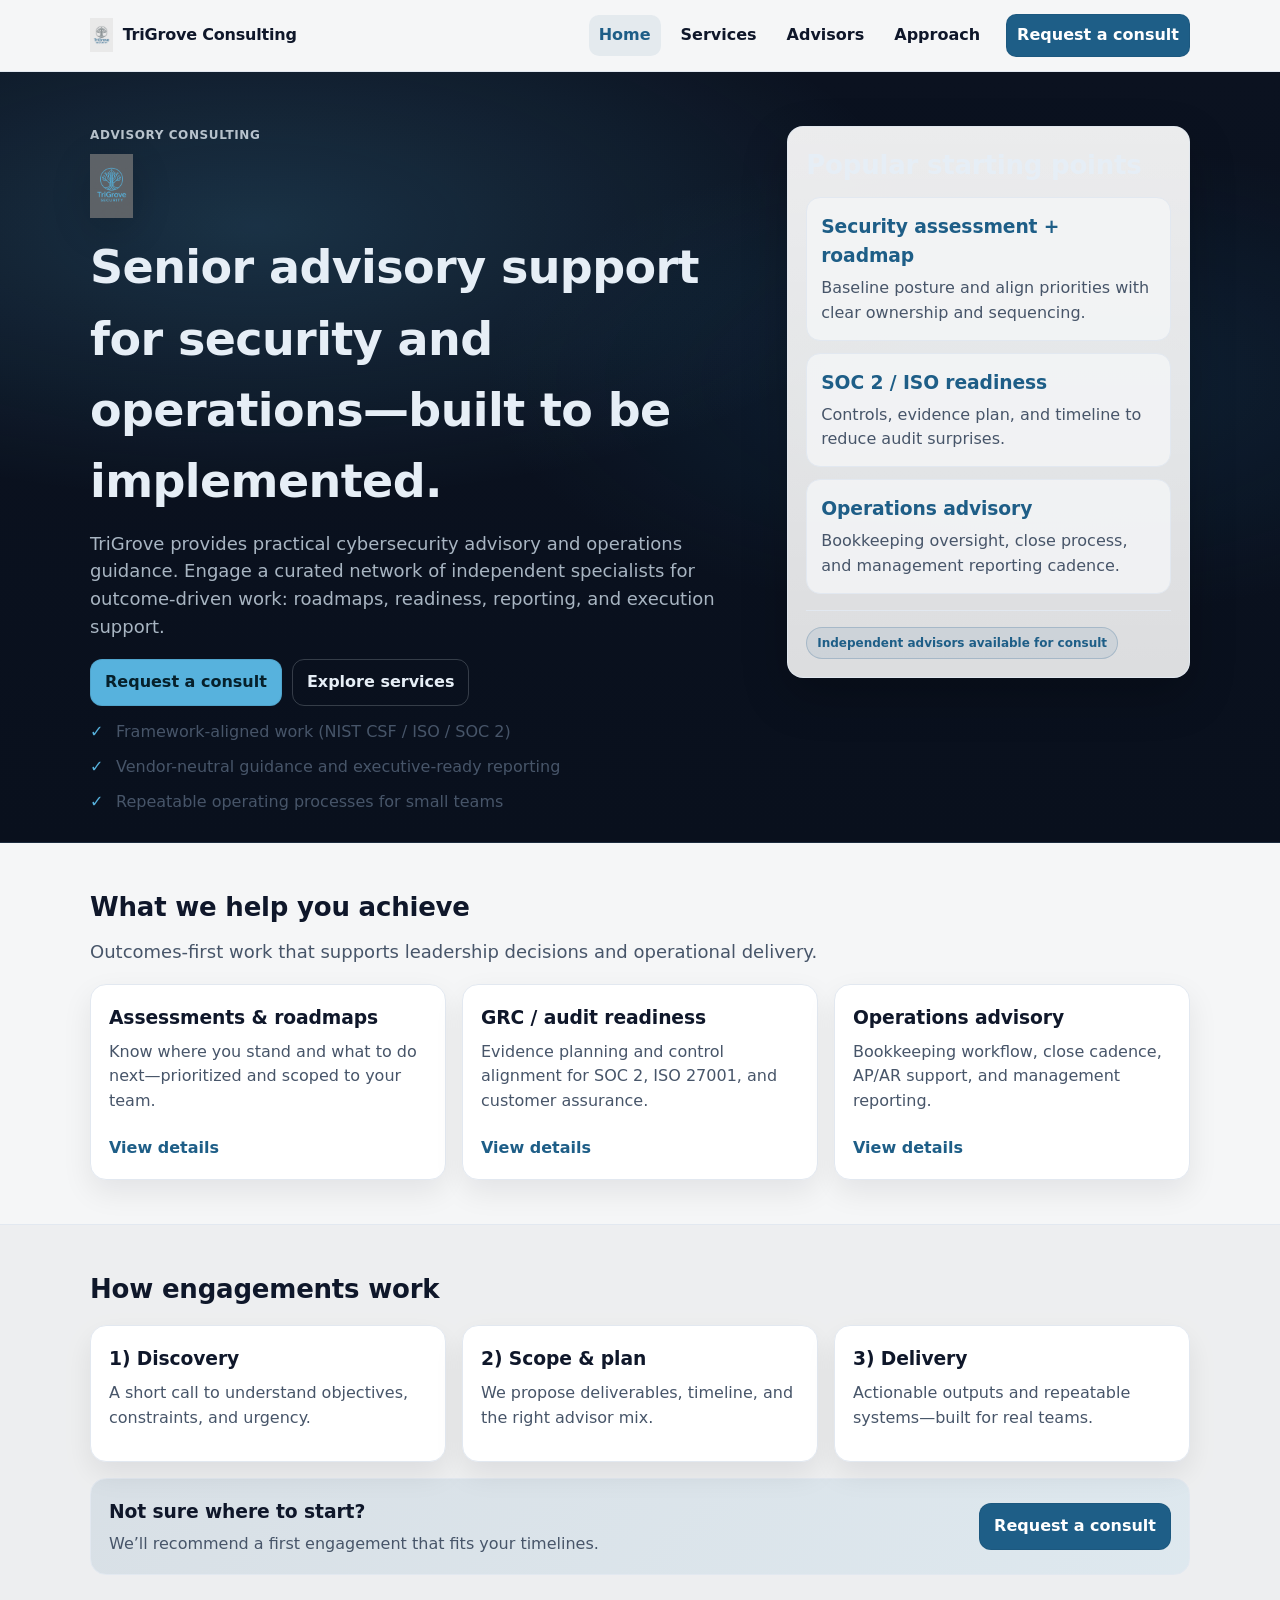
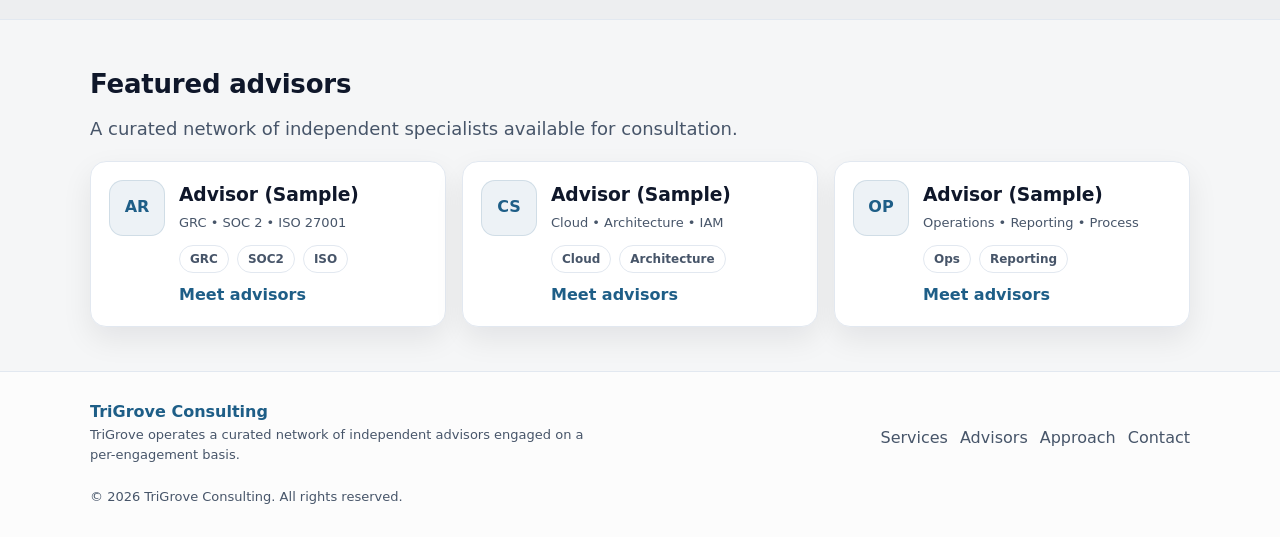
<file: index.html>
<!doctype html>
<html lang="en">
<head>
  <meta charset="utf-8" />
  <meta name="viewport" content="width=device-width,initial-scale=1" />
  <title>TriGrove Consulting | Advisory Services</title>
  <link rel="stylesheet" href="./styles.css" />
</head>
<body data-page="home">

<header class="site-header">
  <div class="container header-inner">
    <a class="brand" href="./index.html">
      <img class="logo" src="./assets/logo-light.png" alt="TriGrove Consulting" />
      <span class="brand-name">TriGrove Consulting</span>
    </a>

    <nav class="nav" aria-label="Primary">
      <a href="./index.html" aria-current="page">Home</a>
      <a href="./services.html">Services</a>
      <a href="./advisors.html">Advisors</a>
      <a href="./approach.html">Approach</a>
      <a class="btn btn-primary nav-cta" href="./contact.html">Request a consult</a>
    </nav>
  </div>
</header>

<main>

  <!-- HERO -->
  <section class="hero hero-dark">
    <div class="container hero-grid">
      <div>
        <p class="eyebrow">Advisory consulting</p>
        <img class="hero-logo" src="./assets/logo-dark.png" alt="TriGrove Consulting" />

        <h1>Senior advisory support for security and operations—built to be implemented.</h1>
        <p class="lead">
          TriGrove provides practical cybersecurity advisory and operations guidance.
          Engage a curated network of independent specialists for outcome-driven work: roadmaps, readiness, reporting, and execution support.
        </p>

        <div class="cta-row">
          <a class="btn btn-primary" href="./contact.html">Request a consult</a>
          <a class="btn btn-ghost" href="./services.html">Explore services</a>
        </div>

        <ul class="checklist" style="margin-top:14px;">
          <li>Framework-aligned work (NIST CSF / ISO / SOC 2)</li>
          <li>Vendor-neutral guidance and executive-ready reporting</li>
          <li>Repeatable operating processes for small teams</li>
        </ul>
      </div>

      <aside class="card hero-card">
        <h2 class="card-title">Popular starting points</h2>
        <div class="stack">
          <div class="mini-card">
            <h3>Security assessment + roadmap</h3>
            <p>Baseline posture and align priorities with clear ownership and sequencing.</p>
          </div>
          <div class="mini-card">
            <h3>SOC 2 / ISO readiness</h3>
            <p>Controls, evidence plan, and timeline to reduce audit surprises.</p>
          </div>
          <div class="mini-card">
            <h3>Operations advisory</h3>
            <p>Bookkeeping oversight, close process, and management reporting cadence.</p>
          </div>
        </div>

        <hr class="sep" />
        <span class="badge">Independent advisors available for consult</span>
      </aside>
    </div>
  </section>

  <!-- CAPABILITIES -->
  <section class="section">
    <div class="container">
      <h2>What we help you achieve</h2>
      <p class="lead">Outcomes-first work that supports leadership decisions and operational delivery.</p>

      <div class="grid-3">
        <div class="card">
          <h3>Assessments & roadmaps</h3>
          <p class="muted">Know where you stand and what to do next—prioritized and scoped to your team.</p>
          <a class="text-link" href="./services.html#assessments">View details</a>
        </div>
        <div class="card">
          <h3>GRC / audit readiness</h3>
          <p class="muted">Evidence planning and control alignment for SOC 2, ISO 27001, and customer assurance.</p>
          <a class="text-link" href="./services.html#grc">View details</a>
        </div>
        <div class="card">
          <h3>Operations advisory</h3>
          <p class="muted">Bookkeeping workflow, close cadence, AP/AR support, and management reporting.</p>
          <a class="text-link" href="./services.html#finance-ops">View details</a>
        </div>
      </div>
    </div>
  </section>

  <!-- HOW IT WORKS -->
  <section class="section alt">
    <div class="container">
      <h2>How engagements work</h2>

      <div class="grid-3">
        <div class="card">
          <h3>1) Discovery</h3>
          <p class="muted">A short call to understand objectives, constraints, and urgency.</p>
        </div>
        <div class="card">
          <h3>2) Scope & plan</h3>
          <p class="muted">We propose deliverables, timeline, and the right advisor mix.</p>
        </div>
        <div class="card">
          <h3>3) Delivery</h3>
          <p class="muted">Actionable outputs and repeatable systems—built for real teams.</p>
        </div>
      </div>

      <div class="cta-banner" style="margin-top:16px;">
        <div>
          <h3 style="margin:0 0 6px;">Not sure where to start?</h3>
          <p class="muted" style="margin:0;">We’ll recommend a first engagement that fits your timelines.</p>
        </div>
        <a class="btn btn-primary" href="./contact.html">Request a consult</a>
      </div>
    </div>
  </section>

  <!-- ADVISORS PREVIEW -->
  <section class="section">
    <div class="container">
      <h2>Featured advisors</h2>
      <p class="lead">A curated network of independent specialists available for consultation.</p>

      <div class="grid-3">
        <div class="card advisor-card">
          <div class="avatar">AR</div>
          <div class="advisor-meta">
            <h3>Advisor (Sample)</h3>
            <p class="small muted">GRC • SOC 2 • ISO 27001</p>
            <div class="tag-row">
              <span class="tag">GRC</span><span class="tag">SOC2</span><span class="tag">ISO</span>
            </div>
            <a class="text-link" href="./advisors.html">Meet advisors</a>
          </div>
        </div>

        <div class="card advisor-card">
          <div class="avatar">CS</div>
          <div class="advisor-meta">
            <h3>Advisor (Sample)</h3>
            <p class="small muted">Cloud • Architecture • IAM</p>
            <div class="tag-row">
              <span class="tag">Cloud</span><span class="tag">Architecture</span>
            </div>
            <a class="text-link" href="./advisors.html">Meet advisors</a>
          </div>
        </div>

        <div class="card advisor-card">
          <div class="avatar">OP</div>
          <div class="advisor-meta">
            <h3>Advisor (Sample)</h3>
            <p class="small muted">Operations • Reporting • Process</p>
            <div class="tag-row">
              <span class="tag">Ops</span><span class="tag">Reporting</span>
            </div>
            <a class="text-link" href="./advisors.html">Meet advisors</a>
          </div>
        </div>
      </div>
    </div>
  </section>

</main>

<footer class="site-footer">
  <div class="container footer-inner">
    <div>
      <div class="footer-brand">TriGrove Consulting</div>
      <p class="small muted" style="max-width: 520px;">
        TriGrove operates a curated network of independent advisors engaged on a per-engagement basis.
      </p>
    </div>
    <div class="footer-links">
      <a href="./services.html">Services</a>
      <a href="./advisors.html">Advisors</a>
      <a href="./approach.html">Approach</a>
      <a href="./contact.html">Contact</a>
    </div>
  </div>
  <div class="container" style="padding-top:10px;">
    <p class="small muted">© <span id="y"></span> TriGrove Consulting. All rights reserved.</p>
  </div>
</footer>

<script src="./main.js"></script>
<script>document.getElementById("y").textContent = new Date().getFullYear();</script>
</body>
</html>
</file>
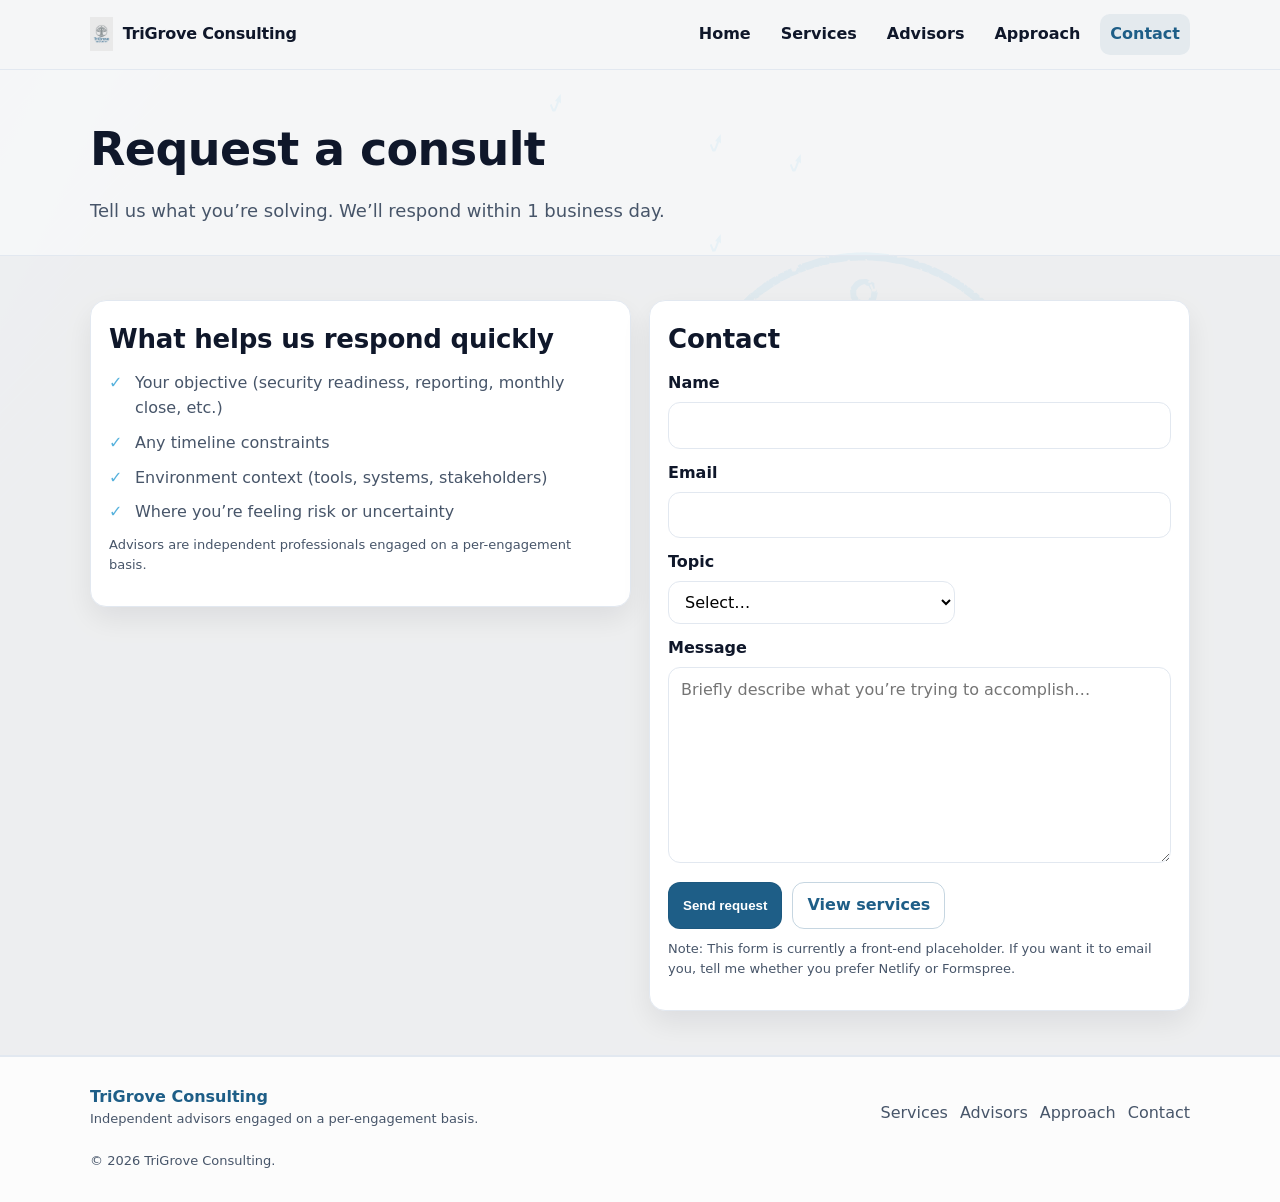
<file: about.html>
<!doctype html>
<html lang="en">
<head>
  <meta charset="utf-8" />
  <meta name="viewport" content="width=device-width,initial-scale=1" />
  <title>Contact | TriGrove Consulting</title>
  <link rel="stylesheet" href="./styles.css" />
</head>
<body data-page="contact">

<header class="site-header">
  <div class="container header-inner">
    <a class="brand" href="./index.html">
      <img class="logo" src="./assets/logo-light.png" alt="TriGrove Consulting" />
      <span class="brand-name">TriGrove Consulting</span>
    </a>

    <nav class="nav" aria-label="Primary">
      <a href="./index.html">Home</a>
      <a href="./services.html">Services</a>
      <a href="./advisors.html">Advisors</a>
      <a href="./approach.html">Approach</a>
      <a href="./contact.html" aria-current="page">Contact</a>
    </nav>
  </div>
</header>

<main>
  <section class="page-hero">
    <div class="container">
      <h1>Request a consult</h1>
      <p class="lead">Tell us what you’re solving. We’ll respond within 1 business day.</p>
    </div>
  </section>

  <section class="section alt">
    <div class="container split">
      <div class="card">
        <h2>What helps us respond quickly</h2>
        <ul class="checklist">
          <li>Your objective (security readiness, reporting, monthly close, etc.)</li>
          <li>Any timeline constraints</li>
          <li>Environment context (tools, systems, stakeholders)</li>
          <li>Where you’re feeling risk or uncertainty</li>
        </ul>
        <p class="small muted">Advisors are independent professionals engaged on a per-engagement basis.</p>
      </div>

      <div class="card">
        <h2>Contact</h2>

        <!-- Front-end skeleton form (not wired to email yet) -->
        <form>
          <label for="name">Name</label>
          <input id="name" name="name" autocomplete="name" required />

          <label for="email">Email</label>
          <input id="email" name="email" type="email" autocomplete="email" required />

          <label for="topic">Topic</label>
          <select id="topic" name="topic" required>
            <option value="">Select…</option>

            <!-- Cybersecurity -->
            <option value="assessment">Assessment + roadmap</option>
            <option value="architecture">Architecture review</option>
            <option value="soc2">SOC 2 readiness</option>
            <option value="iso">ISO 27001 alignment</option>
            <option value="metrics">Security metrics & reporting</option>
            <option value="vciso">vCISO advisory</option>
            <option value="tabletop">Incident readiness tabletop</option>
            <option value="recovery">Recovery readiness validation</option>
            <option value="vendorrisk">Vendor risk (TPRM)</option>

            <!-- Operations advisory -->
            <option value="bookkeeping">Bookkeeping oversight</option>
            <option value="ap-ar">AP/AR process management</option>
            <option value="reporting">Management reporting</option>

            <option value="other">Other</option>
          </select>

          <label for="message">Message</label>
          <textarea id="message" name="message" rows="7" placeholder="Briefly describe what you’re trying to accomplish…" required></textarea>

          <div class="cta-row" style="margin-top:12px;">
            <button class="btn btn-primary" type="submit">Send request</button>
            <a class="btn btn-ghost" href="./services.html">View services</a>
          </div>

          <p class="small muted" style="margin-top:10px;">
            Note: This form is currently a front-end placeholder. If you want it to email you, tell me whether you prefer Netlify or Formspree.
          </p>
        </form>
      </div>
    </div>
  </section>
</main>

<footer class="site-footer">
  <div class="container footer-inner">
    <div>
      <div class="footer-brand">TriGrove Consulting</div>
      <p class="small muted" style="max-width: 520px;">Independent advisors engaged on a per-engagement basis.</p>
    </div>
    <div class="footer-links">
      <a href="./services.html">Services</a>
      <a href="./advisors.html">Advisors</a>
      <a href="./approach.html">Approach</a>
      <a href="./contact.html">Contact</a>
    </div>
  </div>
  <div class="container" style="padding-top:10px;">
    <p class="small muted">© <span id="y"></span> TriGrove Consulting.</p>
  </div>
</footer>

<script src="./main.js"></script>
<script>document.getElementById("y").textContent = new Date().getFullYear();</script>
</body>
</html>
</file>
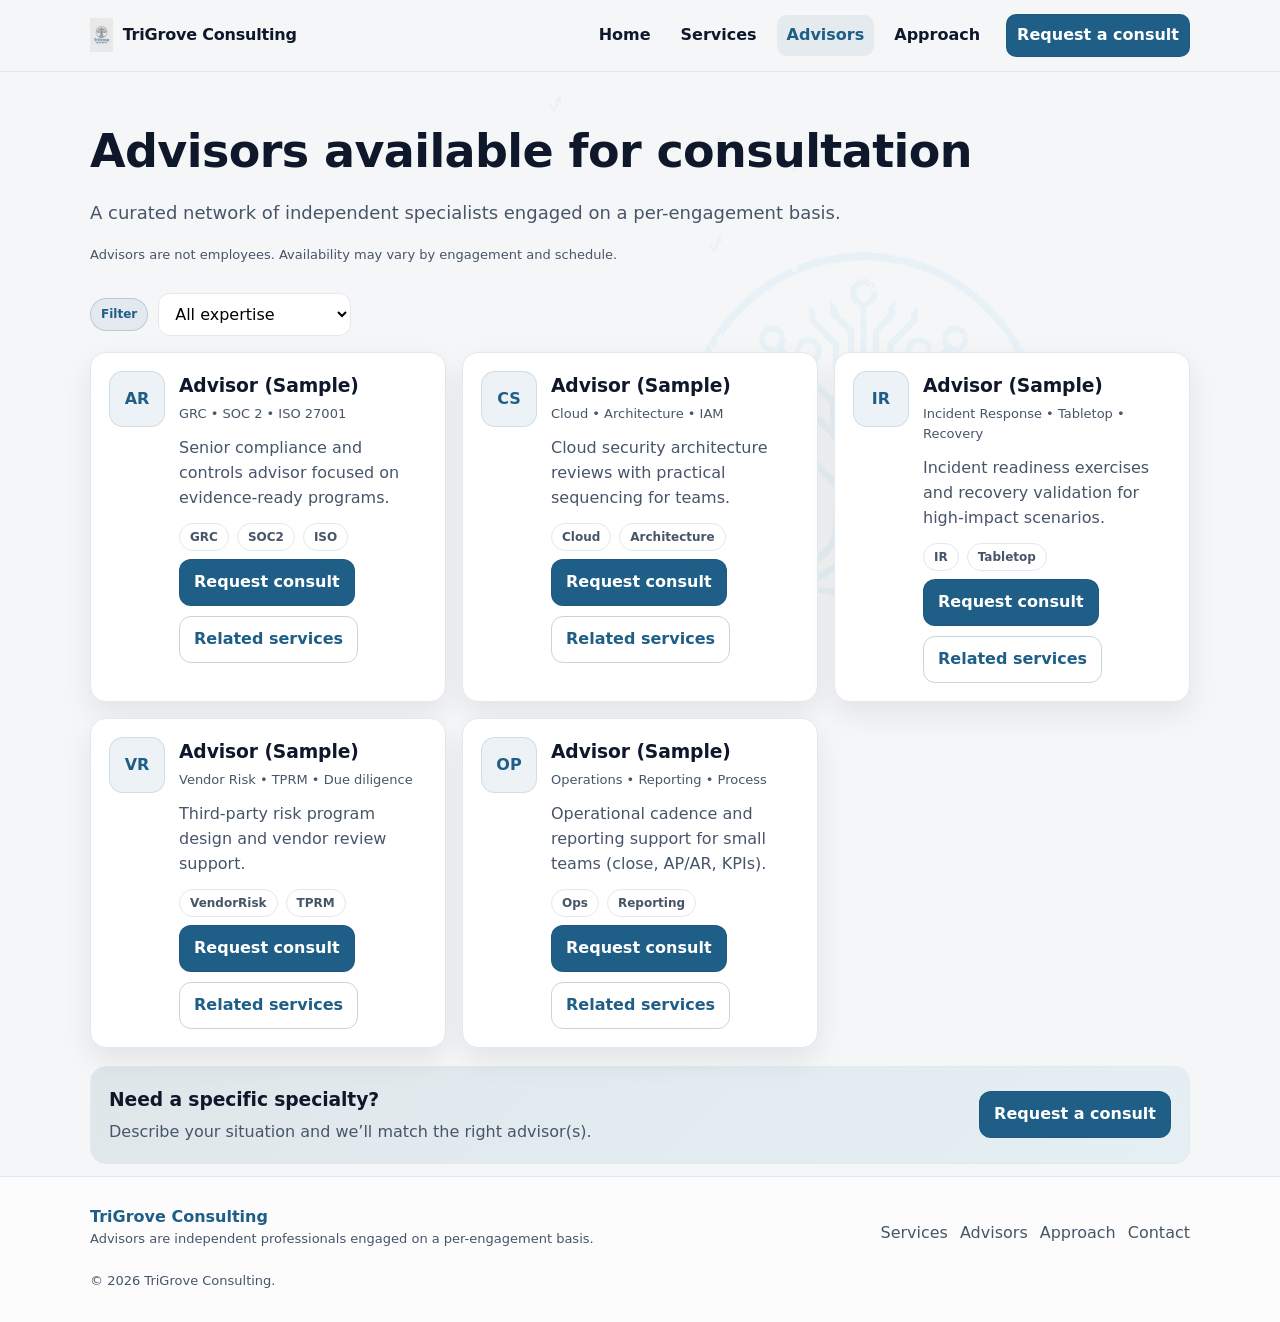
<file: advisors.html>
<!doctype html>
<html lang="en">
<head>
  <meta charset="utf-8" />
  <meta name="viewport" content="width=device-width,initial-scale=1" />
  <title>Advisors | TriGrove Consulting</title>
  <link rel="stylesheet" href="./styles.css" />
</head>
<body data-page="advisors">

<header class="site-header">
  <div class="container header-inner">
    <a class="brand" href="./index.html">
      <img class="logo" src="./assets/logo-light.png" alt="TriGrove Consulting" />
      <span class="brand-name">TriGrove Consulting</span>
    </a>

    <nav class="nav" aria-label="Primary">
      <a href="./index.html">Home</a>
      <a href="./services.html">Services</a>
      <a href="./advisors.html" aria-current="page">Advisors</a>
      <a href="./approach.html">Approach</a>
      <a class="btn btn-primary nav-cta" href="./contact.html">Request a consult</a>
    </nav>
  </div>
</header>

<main>
  <section class="page-hero">
    <div class="container">
      <div class="advisors-top">
        <div>
          <h1>Advisors available for consultation</h1>
          <p class="lead">A curated network of independent specialists engaged on a per-engagement basis.</p>
          <p class="small muted">
            Advisors are not employees. Availability may vary by engagement and schedule.
          </p>
        </div>

        <div class="filters">
          <span class="badge">Filter</span>
          <select id="expertiseFilter" aria-label="Filter advisors by expertise">
            <option value="all">All expertise</option>
            <option value="GRC">GRC</option>
            <option value="SOC2">SOC 2</option>
            <option value="Cloud">Cloud</option>
            <option value="IR">Incident Response</option>
            <option value="VendorRisk">Vendor Risk</option>
            <option value="Ops">Operations</option>
          </select>
        </div>
      </div>

      <div class="grid-3" style="margin-top:16px;">
        <div class="card" data-tags="GRC,SOC2">
          <div class="advisor-card">
            <div class="avatar">AR</div>
            <div class="advisor-meta">
              <h3>Advisor (Sample)</h3>
              <p class="small muted">GRC • SOC 2 • ISO 27001</p>
              <p class="muted">Senior compliance and controls advisor focused on evidence-ready programs.</p>
              <div class="tag-row">
                <span class="tag">GRC</span><span class="tag">SOC2</span><span class="tag">ISO</span>
              </div>
              <div class="cta-row">
                <a class="btn btn-primary" href="./contact.html?topic=soc2&advisor=Advisor%20(Sample)">Request consult</a>
                <a class="btn btn-ghost" href="./services.html#grc">Related services</a>
              </div>
            </div>
          </div>
        </div>

        <div class="card" data-tags="Cloud">
          <div class="advisor-card">
            <div class="avatar">CS</div>
            <div class="advisor-meta">
              <h3>Advisor (Sample)</h3>
              <p class="small muted">Cloud • Architecture • IAM</p>
              <p class="muted">Cloud security architecture reviews with practical sequencing for teams.</p>
              <div class="tag-row">
                <span class="tag">Cloud</span><span class="tag">Architecture</span>
              </div>
              <div class="cta-row">
                <a class="btn btn-primary" href="./contact.html?topic=architecture&advisor=Advisor%20(Sample)">Request consult</a>
                <a class="btn btn-ghost" href="./services.html#assessments">Related services</a>
              </div>
            </div>
          </div>
        </div>

        <div class="card" data-tags="IR">
          <div class="advisor-card">
            <div class="avatar">IR</div>
            <div class="advisor-meta">
              <h3>Advisor (Sample)</h3>
              <p class="small muted">Incident Response • Tabletop • Recovery</p>
              <p class="muted">Incident readiness exercises and recovery validation for high-impact scenarios.</p>
              <div class="tag-row">
                <span class="tag">IR</span><span class="tag">Tabletop</span>
              </div>
              <div class="cta-row">
                <a class="btn btn-primary" href="./contact.html?topic=tabletop&advisor=Advisor%20(Sample)">Request consult</a>
                <a class="btn btn-ghost" href="./services.html#incident">Related services</a>
              </div>
            </div>
          </div>
        </div>

        <div class="card" data-tags="VendorRisk">
          <div class="advisor-card">
            <div class="avatar">VR</div>
            <div class="advisor-meta">
              <h3>Advisor (Sample)</h3>
              <p class="small muted">Vendor Risk • TPRM • Due diligence</p>
              <p class="muted">Third-party risk program design and vendor review support.</p>
              <div class="tag-row">
                <span class="tag">VendorRisk</span><span class="tag">TPRM</span>
              </div>
              <div class="cta-row">
                <a class="btn btn-primary" href="./contact.html?topic=vendorrisk&advisor=Advisor%20(Sample)">Request consult</a>
                <a class="btn btn-ghost" href="./services.html#vciso">Related services</a>
              </div>
            </div>
          </div>
        </div>

        <div class="card" data-tags="Ops">
          <div class="advisor-card">
            <div class="avatar">OP</div>
            <div class="advisor-meta">
              <h3>Advisor (Sample)</h3>
              <p class="small muted">Operations • Reporting • Process</p>
              <p class="muted">Operational cadence and reporting support for small teams (close, AP/AR, KPIs).</p>
              <div class="tag-row">
                <span class="tag">Ops</span><span class="tag">Reporting</span>
              </div>
              <div class="cta-row">
                <a class="btn btn-primary" href="./contact.html?topic=bookkeeping&advisor=Advisor%20(Sample)">Request consult</a>
                <a class="btn btn-ghost" href="./services.html#finance-ops">Related services</a>
              </div>
            </div>
          </div>
        </div>

      </div>

      <div class="cta-banner" style="margin-top:18px;">
        <div>
          <h3 style="margin:0 0 6px;">Need a specific specialty?</h3>
          <p class="muted" style="margin:0;">Describe your situation and we’ll match the right advisor(s).</p>
        </div>
        <a class="btn btn-primary" href="./contact.html">Request a consult</a>
      </div>
    </div>
  </section>
</main>

<footer class="site-footer">
  <div class="container footer-inner">
    <div>
      <div class="footer-brand">TriGrove Consulting</div>
      <p class="small muted" style="max-width: 520px;">Advisors are independent professionals engaged on a per-engagement basis.</p>
    </div>
    <div class="footer-links">
      <a href="./services.html">Services</a>
      <a href="./advisors.html">Advisors</a>
      <a href="./approach.html">Approach</a>
      <a href="./contact.html">Contact</a>
    </div>
  </div>
  <div class="container" style="padding-top:10px;">
    <p class="small muted">© <span id="y"></span> TriGrove Consulting.</p>
  </div>
</footer>

<script src="./main.js"></script>
<script>document.getElementById("y").textContent = new Date().getFullYear();</script>
</body>
</html>
</file>
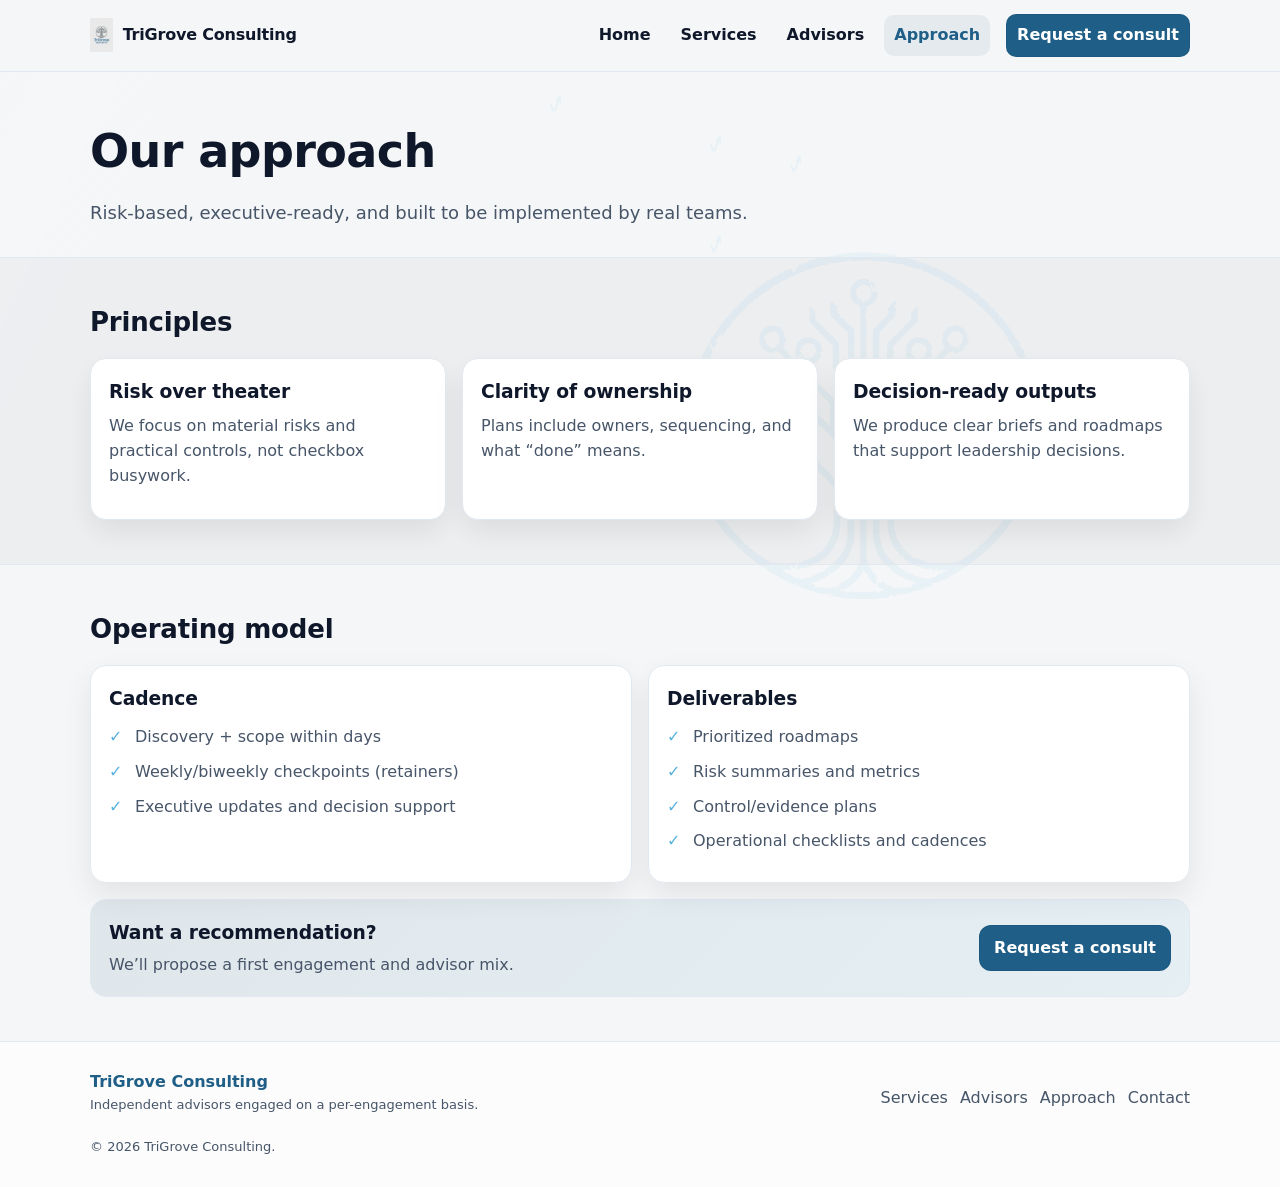
<file: approach.html>
<!doctype html>
<html lang="en">
<head>
  <meta charset="utf-8" />
  <meta name="viewport" content="width=device-width,initial-scale=1" />
  <title>Approach | TriGrove Consulting</title>
  <link rel="stylesheet" href="./styles.css" />
</head>
<body data-page="approach">

<header class="site-header">
  <div class="container header-inner">
    <a class="brand" href="./index.html">
      <img class="logo" src="./assets/logo-light.png" alt="TriGrove Consulting" />
      <span class="brand-name">TriGrove Consulting</span>
    </a>

    <nav class="nav" aria-label="Primary">
      <a href="./index.html">Home</a>
      <a href="./services.html">Services</a>
      <a href="./advisors.html">Advisors</a>
      <a href="./approach.html" aria-current="page">Approach</a>
      <a class="btn btn-primary nav-cta" href="./contact.html">Request a consult</a>
    </nav>
  </div>
</header>

<main>
  <section class="page-hero">
    <div class="container">
      <h1>Our approach</h1>
      <p class="lead">Risk-based, executive-ready, and built to be implemented by real teams.</p>
    </div>
  </section>

  <section class="section alt">
    <div class="container">
      <h2>Principles</h2>
      <div class="grid-3">
        <div class="card">
          <h3>Risk over theater</h3>
          <p class="muted">We focus on material risks and practical controls, not checkbox busywork.</p>
        </div>
        <div class="card">
          <h3>Clarity of ownership</h3>
          <p class="muted">Plans include owners, sequencing, and what “done” means.</p>
        </div>
        <div class="card">
          <h3>Decision-ready outputs</h3>
          <p class="muted">We produce clear briefs and roadmaps that support leadership decisions.</p>
        </div>
      </div>
    </div>
  </section>

  <section class="section">
    <div class="container">
      <h2>Operating model</h2>
      <div class="grid-2">
        <div class="card">
          <h3>Cadence</h3>
          <ul class="checklist">
            <li>Discovery + scope within days</li>
            <li>Weekly/biweekly checkpoints (retainers)</li>
            <li>Executive updates and decision support</li>
          </ul>
        </div>
        <div class="card">
          <h3>Deliverables</h3>
          <ul class="checklist">
            <li>Prioritized roadmaps</li>
            <li>Risk summaries and metrics</li>
            <li>Control/evidence plans</li>
            <li>Operational checklists and cadences</li>
          </ul>
        </div>
      </div>

      <div class="cta-banner" style="margin-top:16px;">
        <div>
          <h3 style="margin:0 0 6px;">Want a recommendation?</h3>
          <p class="muted" style="margin:0;">We’ll propose a first engagement and advisor mix.</p>
        </div>
        <a class="btn btn-primary" href="./contact.html">Request a consult</a>
      </div>
    </div>
  </section>
</main>

<footer class="site-footer">
  <div class="container footer-inner">
    <div>
      <div class="footer-brand">TriGrove Consulting</div>
      <p class="small muted" style="max-width: 520px;">Independent advisors engaged on a per-engagement basis.</p>
    </div>
    <div class="footer-links">
      <a href="./services.html">Services</a>
      <a href="./advisors.html">Advisors</a>
      <a href="./approach.html">Approach</a>
      <a href="./contact.html">Contact</a>
    </div>
  </div>
  <div class="container" style="padding-top:10px;">
    <p class="small muted">© <span id="y"></span> TriGrove Consulting.</p>
  </div>
</footer>

<script src="./main.js"></script>
<script>document.getElementById("y").textContent = new Date().getFullYear();</script>
</body>
</html>
</file>
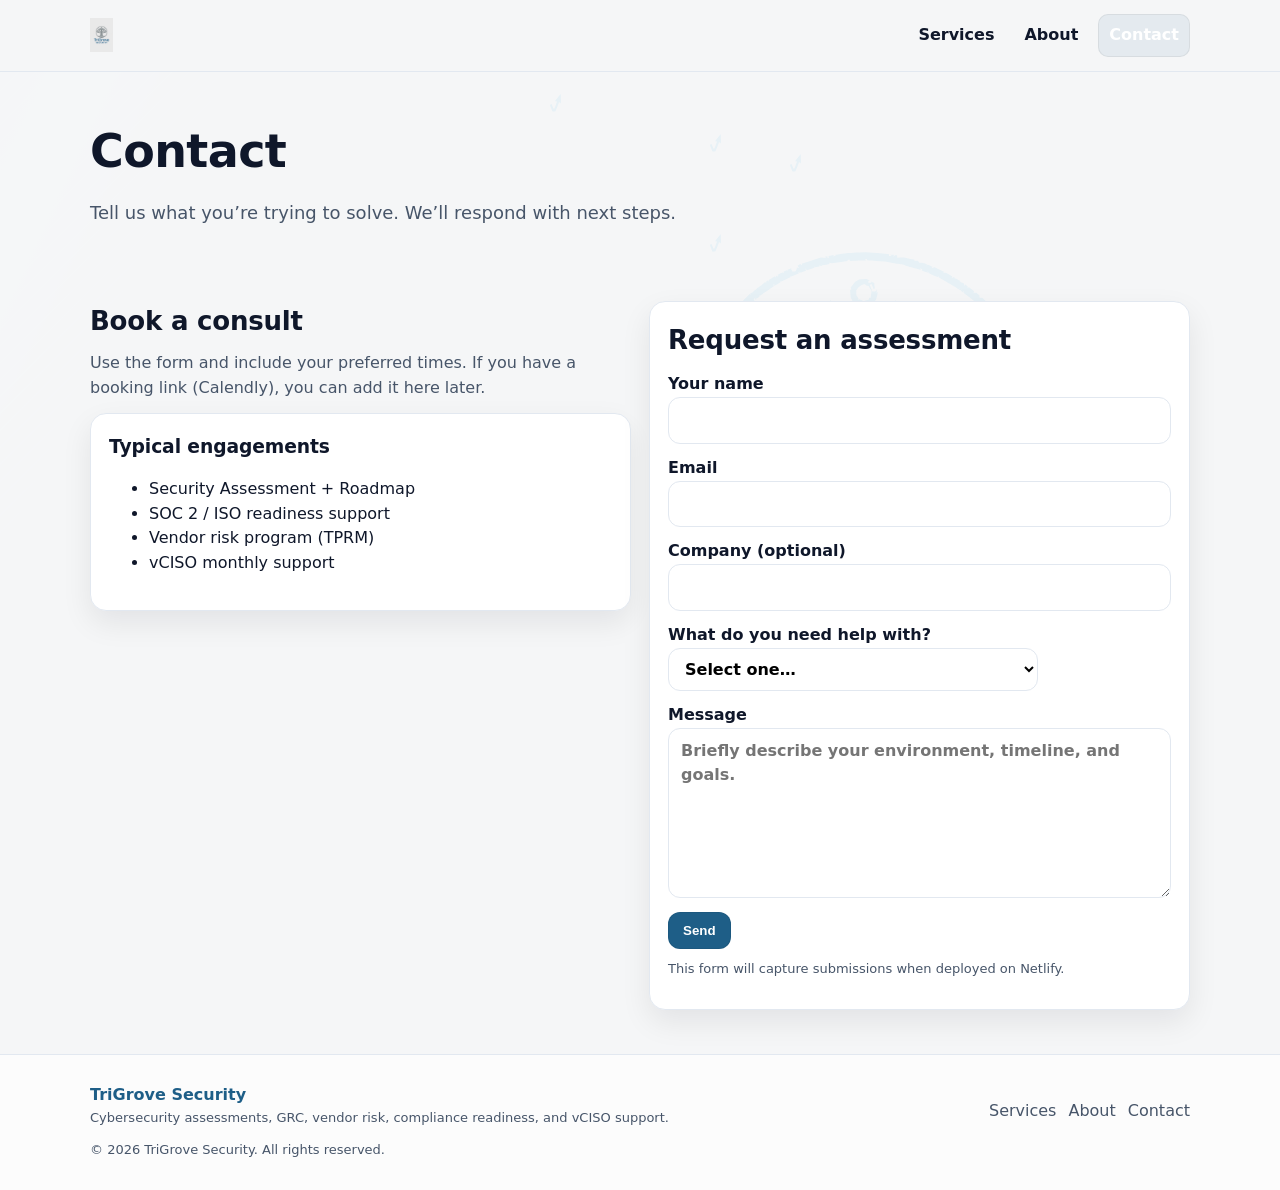
<file: contact.html>
<!doctype html>
<html lang="en">
<head>
  <meta charset="utf-8" />
  <meta name="viewport" content="width=device-width, initial-scale=1" />
  <title>Contact | TriGrove Security</title>
  <meta name="description" content="Contact TriGrove Security to book a cybersecurity consult or request an assessment." />
  <link rel="icon" href="assets/favicon.png" />
  <link rel="stylesheet" href="styles.css" />
</head>
<body>
  <header class="site-header">
    <div class="container header-inner">
      <a class="brand" href="index.html" aria-label="TriGrove Security home">
        <img class="logo" src="assets/logo-light.png" alt="TriGrove Security" />
      </a>

      <nav class="nav">
        <a href="services.html">Services</a>
        <a href="about.html">About</a>
        <a href="contact.html" aria-current="page" class="btn btn-primary">Contact</a>
      </nav>
    </div>
  </header>

  <main>
    <section class="page-hero">
      <div class="container">
        <h1>Contact</h1>
        <p class="lead">Tell us what you’re trying to solve. We’ll respond with next steps.</p>
      </div>
    </section>

    <section class="section">
      <div class="container split">
        <div>
          <h2>Book a consult</h2>
          <p class="muted">
            Use the form and include your preferred times. If you have a booking link (Calendly),
            you can add it here later.
          </p>

          <div class="card">
            <h3>Typical engagements</h3>
            <ul class="bullet">
              <li>Security Assessment + Roadmap</li>
              <li>SOC 2 / ISO readiness support</li>
              <li>Vendor risk program (TPRM)</li>
              <li>vCISO monthly support</li>
            </ul>
          </div>
        </div>

        <div class="card">
          <h2>Request an assessment</h2>

          <!-- Netlify Form -->
          <form name="contact" method="POST" data-netlify="true">
            <input type="hidden" name="form-name" value="contact" />

            <label>
              Your name
              <input name="name" type="text" required />
            </label>

            <label>
              Email
              <input name="email" type="email" required />
            </label>

            <label>
              Company (optional)
              <input name="company" type="text" />
            </label>

            <label>
              What do you need help with?
              <select name="topic" required>
                <option value="">Select one…</option>
                <option>Security Assessment</option>
                <option>vCISO Services</option>
                <option>Compliance Readiness (SOC 2 / ISO)</option>
                <option>Vendor Risk (TPRM)</option>
                <option>Penetration Testing</option>
                <option>AI Governance</option>
                <option>Other</option>
              </select>
            </label>

            <label>
              Message
              <textarea name="message" rows="6" placeholder="Briefly describe your environment, timeline, and goals." required></textarea>
            </label>

            <button class="btn btn-primary" type="submit">Send</button>
            <p class="muted small" style="margin-top:10px;">
              This form will capture submissions when deployed on Netlify.
            </p>
          </form>
        </div>
      </div>
    </section>
  </main>

  <footer class="site-footer">
    <div class="container footer-inner">
      <div>
        <div class="footer-brand">TriGrove Security</div>
        <p class="muted small">Cybersecurity assessments, GRC, vendor risk, compliance readiness, and vCISO support.</p>
      </div>
      <div class="footer-links">
        <a href="services.html">Services</a>
        <a href="about.html">About</a>
        <a href="contact.html">Contact</a>
      </div>
    </div>
    <div class="container footer-bottom">
      <p class="muted small">© <span id="year"></span> TriGrove Security. All rights reserved.</p>
    </div>
  </footer>

  <script>
    document.getElementById("year").textContent = new Date().getFullYear();
  </script>
</body>
</html>
</file>
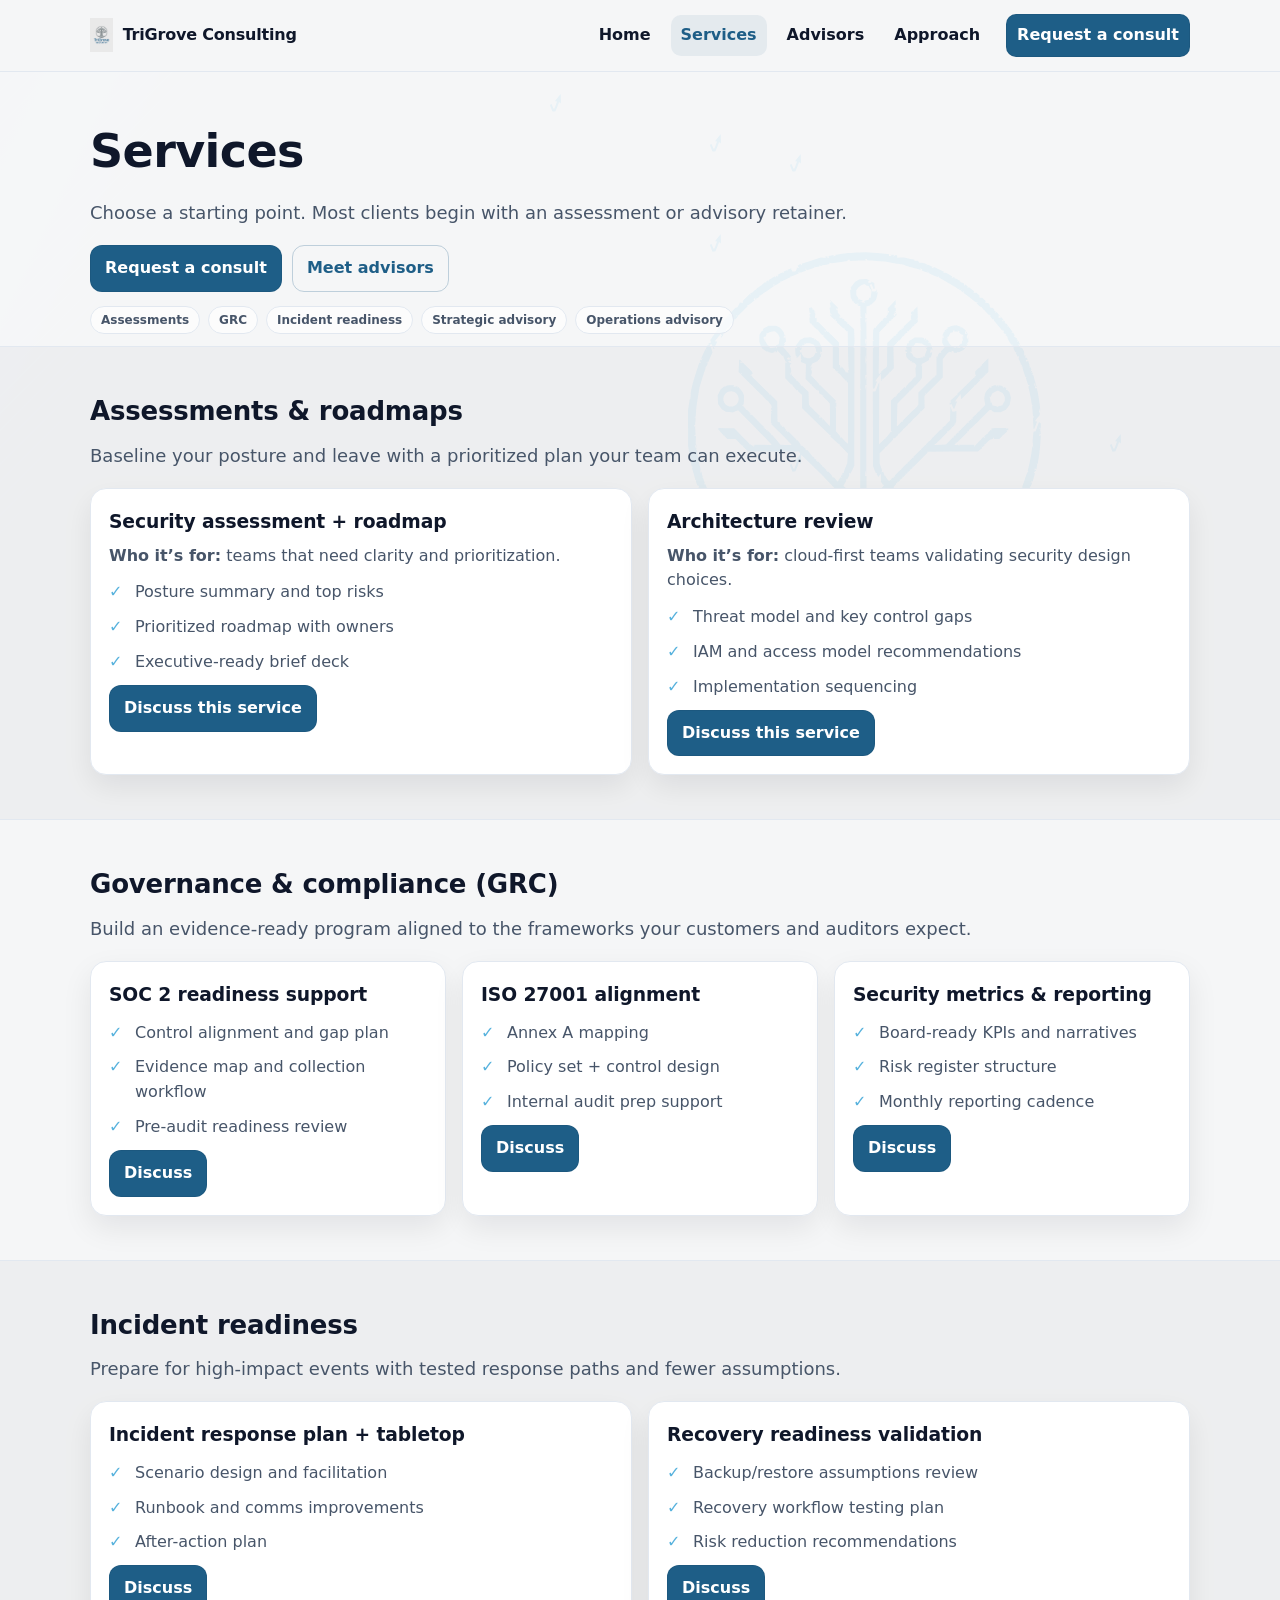
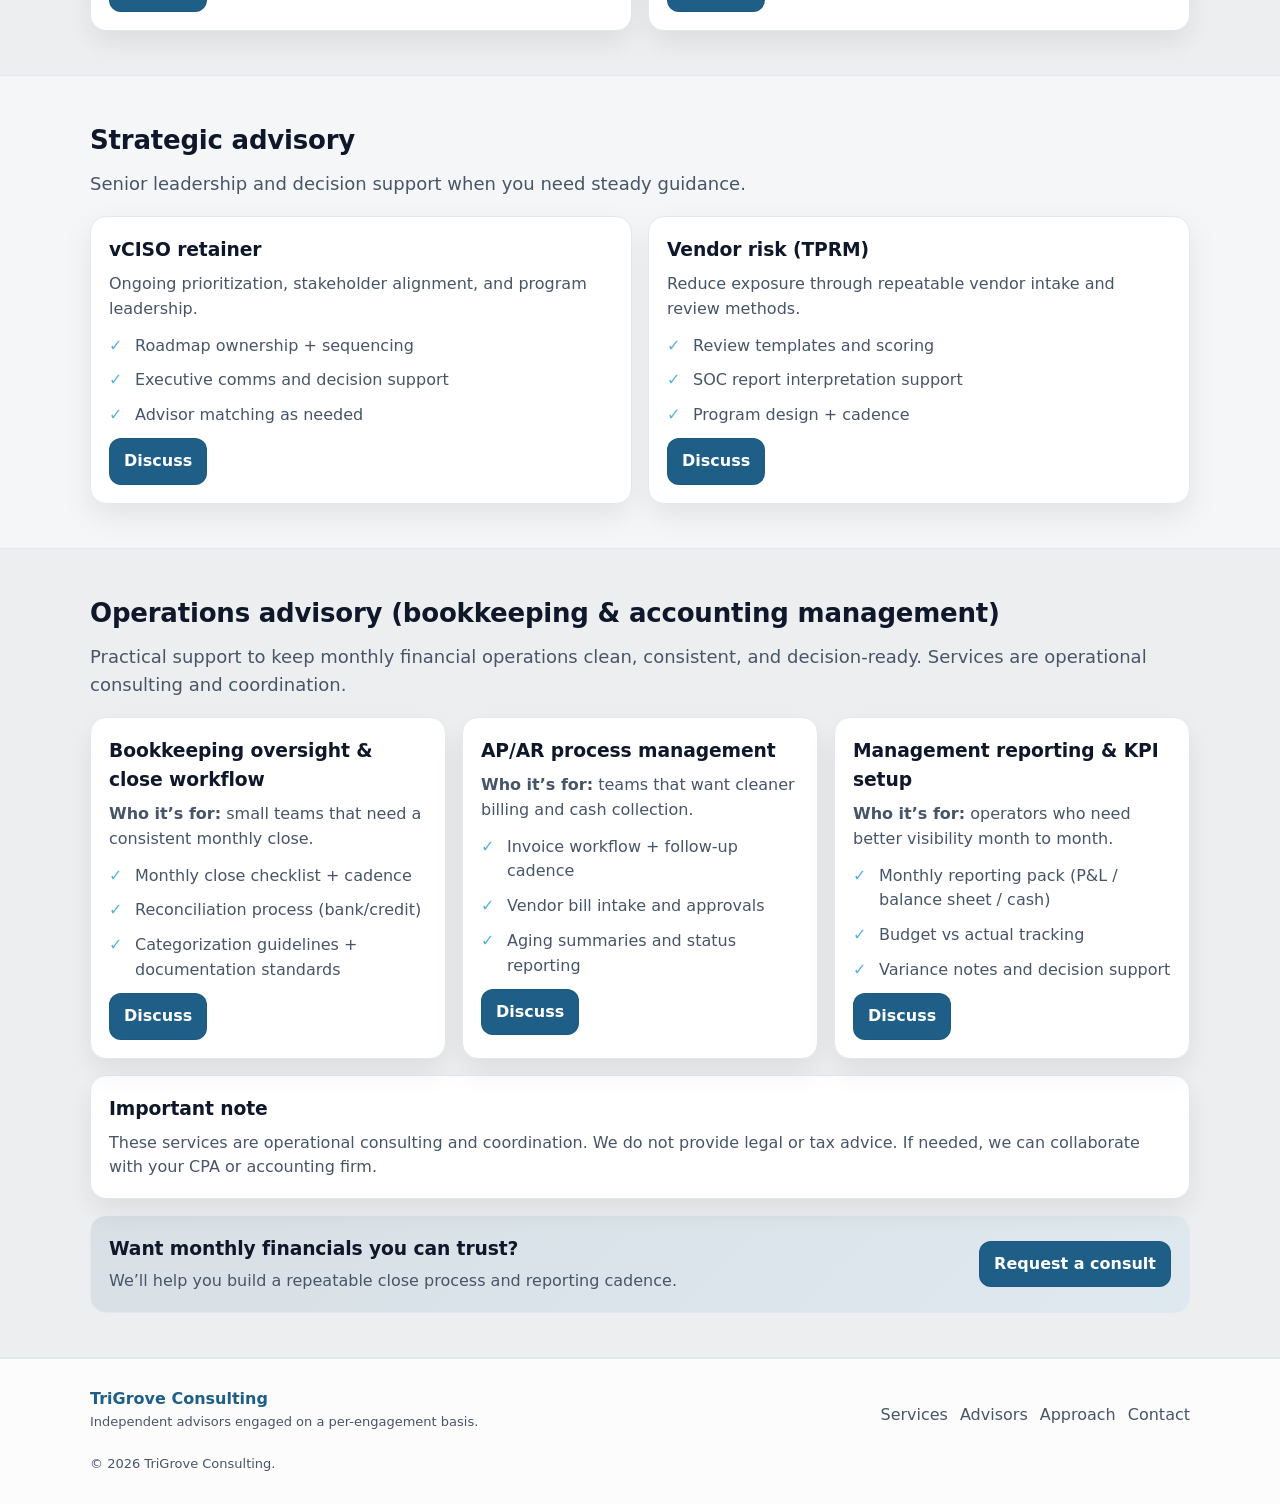
<file: services.html>
<!doctype html>
<html lang="en">
<head>
  <meta charset="utf-8" />
  <meta name="viewport" content="width=device-width,initial-scale=1" />
  <title>Services | TriGrove Consulting</title>
  <link rel="stylesheet" href="./styles.css" />
</head>
<body data-page="services">

<header class="site-header">
  <div class="container header-inner">
    <a class="brand" href="./index.html">
      <img class="logo" src="./assets/logo-light.png" alt="TriGrove Consulting" />
      <span class="brand-name">TriGrove Consulting</span>
    </a>

    <nav class="nav" aria-label="Primary">
      <a href="./index.html">Home</a>
      <a href="./services.html" aria-current="page">Services</a>
      <a href="./advisors.html">Advisors</a>
      <a href="./approach.html">Approach</a>
      <a class="btn btn-primary nav-cta" href="./contact.html">Request a consult</a>
    </nav>
  </div>
</header>

<main>
  <section class="page-hero">
    <div class="container">
      <h1>Services</h1>
      <p class="lead">Choose a starting point. Most clients begin with an assessment or advisory retainer.</p>

      <div class="cta-row">
        <a class="btn btn-primary" href="./contact.html">Request a consult</a>
        <a class="btn btn-ghost" href="./advisors.html">Meet advisors</a>
      </div>

      <div class="tag-row" style="margin-top:14px;">
        <span class="tag"><a href="#assessments" style="text-decoration:none;">Assessments</a></span>
        <span class="tag"><a href="#grc" style="text-decoration:none;">GRC</a></span>
        <span class="tag"><a href="#incident" style="text-decoration:none;">Incident readiness</a></span>
        <span class="tag"><a href="#vciso" style="text-decoration:none;">Strategic advisory</a></span>
        <span class="tag"><a href="#finance-ops" style="text-decoration:none;">Operations advisory</a></span>
      </div>
    </div>
  </section>

  <!-- Assessments -->
  <section class="section alt" id="assessments">
    <div class="container">
      <h2>Assessments & roadmaps</h2>
      <p class="lead">Baseline your posture and leave with a prioritized plan your team can execute.</p>

      <div class="grid-2">
        <div class="card">
          <h3>Security assessment + roadmap</h3>
          <p class="muted"><b>Who it’s for:</b> teams that need clarity and prioritization.</p>
          <ul class="checklist">
            <li>Posture summary and top risks</li>
            <li>Prioritized roadmap with owners</li>
            <li>Executive-ready brief deck</li>
          </ul>
          <a class="btn btn-primary" href="./contact.html?topic=assessment">Discuss this service</a>
        </div>

        <div class="card">
          <h3>Architecture review</h3>
          <p class="muted"><b>Who it’s for:</b> cloud-first teams validating security design choices.</p>
          <ul class="checklist">
            <li>Threat model and key control gaps</li>
            <li>IAM and access model recommendations</li>
            <li>Implementation sequencing</li>
          </ul>
          <a class="btn btn-primary" href="./contact.html?topic=architecture">Discuss this service</a>
        </div>
      </div>
    </div>
  </section>

  <!-- GRC -->
  <section class="section" id="grc">
    <div class="container">
      <h2>Governance & compliance (GRC)</h2>
      <p class="lead">Build an evidence-ready program aligned to the frameworks your customers and auditors expect.</p>

      <div class="grid-3">
        <div class="card">
          <h3>SOC 2 readiness support</h3>
          <ul class="checklist">
            <li>Control alignment and gap plan</li>
            <li>Evidence map and collection workflow</li>
            <li>Pre-audit readiness review</li>
          </ul>
          <a class="btn btn-primary" href="./contact.html?topic=soc2">Discuss</a>
        </div>

        <div class="card">
          <h3>ISO 27001 alignment</h3>
          <ul class="checklist">
            <li>Annex A mapping</li>
            <li>Policy set + control design</li>
            <li>Internal audit prep support</li>
          </ul>
          <a class="btn btn-primary" href="./contact.html?topic=iso">Discuss</a>
        </div>

        <div class="card">
          <h3>Security metrics & reporting</h3>
          <ul class="checklist">
            <li>Board-ready KPIs and narratives</li>
            <li>Risk register structure</li>
            <li>Monthly reporting cadence</li>
          </ul>
          <a class="btn btn-primary" href="./contact.html?topic=metrics">Discuss</a>
        </div>
      </div>
    </div>
  </section>

  <!-- Incident readiness -->
  <section class="section alt" id="incident">
    <div class="container">
      <h2>Incident readiness</h2>
      <p class="lead">Prepare for high-impact events with tested response paths and fewer assumptions.</p>

      <div class="grid-2">
        <div class="card">
          <h3>Incident response plan + tabletop</h3>
          <ul class="checklist">
            <li>Scenario design and facilitation</li>
            <li>Runbook and comms improvements</li>
            <li>After-action plan</li>
          </ul>
          <a class="btn btn-primary" href="./contact.html?topic=tabletop">Discuss</a>
        </div>

        <div class="card">
          <h3>Recovery readiness validation</h3>
          <ul class="checklist">
            <li>Backup/restore assumptions review</li>
            <li>Recovery workflow testing plan</li>
            <li>Risk reduction recommendations</li>
          </ul>
          <a class="btn btn-primary" href="./contact.html?topic=recovery">Discuss</a>
        </div>
      </div>
    </div>
  </section>

  <!-- Strategic advisory -->
  <section class="section" id="vciso">
    <div class="container">
      <h2>Strategic advisory</h2>
      <p class="lead">Senior leadership and decision support when you need steady guidance.</p>

      <div class="grid-2">
        <div class="card">
          <h3>vCISO retainer</h3>
          <p class="muted">Ongoing prioritization, stakeholder alignment, and program leadership.</p>
          <ul class="checklist">
            <li>Roadmap ownership + sequencing</li>
            <li>Executive comms and decision support</li>
            <li>Advisor matching as needed</li>
          </ul>
          <a class="btn btn-primary" href="./contact.html?topic=vciso">Discuss</a>
        </div>

        <div class="card">
          <h3>Vendor risk (TPRM)</h3>
          <p class="muted">Reduce exposure through repeatable vendor intake and review methods.</p>
          <ul class="checklist">
            <li>Review templates and scoring</li>
            <li>SOC report interpretation support</li>
            <li>Program design + cadence</li>
          </ul>
          <a class="btn btn-primary" href="./contact.html?topic=vendorrisk">Discuss</a>
        </div>
      </div>
    </div>
  </section>

  <!-- Operations advisory (Finance ops / bookkeeping/accounting management) -->
  <section class="section alt" id="finance-ops">
    <div class="container">
      <h2>Operations advisory (bookkeeping & accounting management)</h2>
      <p class="lead">
        Practical support to keep monthly financial operations clean, consistent, and decision-ready.
        Services are operational consulting and coordination.
      </p>

      <div class="grid-3">
        <div class="card">
          <h3>Bookkeeping oversight & close workflow</h3>
          <p class="muted"><b>Who it’s for:</b> small teams that need a consistent monthly close.</p>
          <ul class="checklist">
            <li>Monthly close checklist + cadence</li>
            <li>Reconciliation process (bank/credit)</li>
            <li>Categorization guidelines + documentation standards</li>
          </ul>
          <a class="btn btn-primary" href="./contact.html?topic=bookkeeping">Discuss</a>
        </div>

        <div class="card">
          <h3>AP/AR process management</h3>
          <p class="muted"><b>Who it’s for:</b> teams that want cleaner billing and cash collection.</p>
          <ul class="checklist">
            <li>Invoice workflow + follow-up cadence</li>
            <li>Vendor bill intake and approvals</li>
            <li>Aging summaries and status reporting</li>
          </ul>
          <a class="btn btn-primary" href="./contact.html?topic=ap-ar">Discuss</a>
        </div>

        <div class="card">
          <h3>Management reporting & KPI setup</h3>
          <p class="muted"><b>Who it’s for:</b> operators who need better visibility month to month.</p>
          <ul class="checklist">
            <li>Monthly reporting pack (P&amp;L / balance sheet / cash)</li>
            <li>Budget vs actual tracking</li>
            <li>Variance notes and decision support</li>
          </ul>
          <a class="btn btn-primary" href="./contact.html?topic=reporting">Discuss</a>
        </div>
      </div>

      <div class="card" style="margin-top:16px;">
        <h3>Important note</h3>
        <p class="muted" style="margin:0;">
          These services are operational consulting and coordination. We do not provide legal or tax advice.
          If needed, we can collaborate with your CPA or accounting firm.
        </p>
      </div>

      <div class="cta-banner" style="margin-top:16px;">
        <div>
          <h3 style="margin:0 0 6px;">Want monthly financials you can trust?</h3>
          <p class="muted" style="margin:0;">We’ll help you build a repeatable close process and reporting cadence.</p>
        </div>
        <a class="btn btn-primary" href="./contact.html">Request a consult</a>
      </div>
    </div>
  </section>

</main>

<footer class="site-footer">
  <div class="container footer-inner">
    <div>
      <div class="footer-brand">TriGrove Consulting</div>
      <p class="small muted" style="max-width: 520px;">Independent advisors engaged on a per-engagement basis.</p>
    </div>
    <div class="footer-links">
      <a href="./services.html">Services</a>
      <a href="./advisors.html">Advisors</a>
      <a href="./approach.html">Approach</a>
      <a href="./contact.html">Contact</a>
    </div>
  </div>
  <div class="container" style="padding-top:10px;">
    <p class="small muted">© <span id="y"></span> TriGrove Consulting.</p>
  </div>
</footer>

<script src="./main.js"></script>
<script>document.getElementById("y").textContent = new Date().getFullYear();</script>
</body>
</html>
</file>
<file: styles.css>
/* =========================================================
   TriGrove Consulting — Consulting site theme
   GitHub Pages safe relative paths
   Requires: ./assets/logo-mark.svg
========================================================= */

:root{
  /* Light (enterprise) */
  --bg: #F5F6F7;
  --surface: #FFFFFF;
  --text: #0F172A;
  --muted: #475569;
  --border: #E2E8F0;

  /* Brand */
  --primary: #1E5E87;   /* deep blue */
  --accent:  #57B2DD;   /* cyan */
  --slate:   #4E5B5F;   /* slate */

  /* Dark (cyber) */
  --dark-bg: #0B1220;
  --dark-surface: #0F1B2D;
  --dark-text: #E6EEF6;
  --dark-muted: #A8B5C2;
  --dark-border: #1C2B3E;

  /* Layout tokens */
  --radius: 16px;
  --radius-sm: 14px;
  --shadow: 0 12px 30px rgba(2,6,23,0.08);
  --shadow-soft: 0 10px 22px rgba(2,6,23,0.06);
  --shadow-dark: 0 18px 46px rgba(0,0,0,0.22);

  --t-fast: 120ms;
  --t-med: 180ms;

  /* Watermark tuning */
  --wm-opacity: 0.055;
  --wm-size: min(640px, 76vw);
  --wm-x: 85%;
  --wm-y: 12%;

  /* Fiber sweep tuning */
  --fiber-opacity: 0.50;
  --fiber-duration: 9s;
}

/* ---------------------------
   Base / Reset
---------------------------- */
*{ box-sizing: border-box; }
html, body{ margin:0; padding:0; }

body{
  position: relative;
  overflow-x: hidden;

  font-family: system-ui, -apple-system, Segoe UI, Roboto, Helvetica, Arial, sans-serif;
  background: var(--bg);
  color: var(--text);
  line-height: 1.55;
  text-rendering: optimizeLegibility;
}

img{ max-width:100%; height:auto; display:block; }
a{ color: inherit; }

.container{
  width: min(1100px, 92vw);
  margin: 0 auto;
}

/* ---------------------------
   Watermark + subtle fiber sweep
---------------------------- */
.site-header, main, footer{
  position: relative;
  z-index: 2;
}

body::before{
  content:"";
  position: fixed;
  inset: 0;
  z-index: 0;
  pointer-events: none;

  background-image: url("./assets/logo-mark.svg");
  background-repeat: no-repeat;
  background-position: var(--wm-x) var(--wm-y);
  background-size: var(--wm-size);

  opacity: var(--wm-opacity);
  filter: saturate(1.05) contrast(1.05);
}

body::after{
  content:"";
  position: fixed;
  inset: 0;
  z-index: 1;
  pointer-events: none;

  background:
    repeating-linear-gradient(
      135deg,
      rgba(87,178,221,0.04) 0px,
      rgba(87,178,221,0.04) 1px,
      transparent 1px,
      transparent 12px
    ),
    radial-gradient(
      900px 520px at 0% 35%,
      rgba(87,178,221,0.16),
      transparent 60%
    ),
    linear-gradient(
      115deg,
      transparent 0%,
      rgba(87,178,221,0.06) 34%,
      rgba(87,178,221,0.18) 50%,
      rgba(30,94,135,0.10) 62%,
      transparent 78%
    );

  mix-blend-mode: screen;
  opacity: var(--fiber-opacity);

  transform: translateX(-55%) translateY(-6%);
  animation: fiberSweep var(--fiber-duration) linear infinite;
  filter: blur(0.2px);
}

@keyframes fiberSweep{
  0%   { transform: translateX(-60%) translateY(-7%); }
  100% { transform: translateX(60%)  translateY(7%); }
}

@media (prefers-reduced-motion: reduce){
  body::after{ animation: none; }
}

@media (max-width: 900px){
  :root{
    --wm-size: min(460px, 88vw);
    --wm-opacity: 0.045;
    --fiber-opacity: 0.34;
    --fiber-duration: 11s;
    --wm-x: 78%;
    --wm-y: 10%;
  }
}

/* ---------------------------
   Header / Nav
---------------------------- */
.site-header{
  position: sticky;
  top: 0;
  z-index: 50;

  background: rgba(245,246,247,0.86);
  backdrop-filter: blur(10px);
  border-bottom: 1px solid var(--border);
}

.header-inner{
  display:flex;
  align-items:center;
  justify-content: space-between;
  gap: 16px;
  padding: 14px 0;
}

.brand{
  display:flex;
  align-items:center;
  gap: 10px;
  text-decoration:none;
}

.logo{
  height: 34px;
  width: auto;
}

.brand-name{
  font-weight: 900;
  letter-spacing: -0.2px;
  color: var(--text);
  white-space: nowrap;
}

.nav{
  display:flex;
  align-items:center;
  gap: 10px;
}

.nav a{
  text-decoration:none;
  color: var(--text);
  padding: 8px 10px;
  border-radius: 10px;
  font-weight: 650;
  transition: background var(--t-fast) ease, color var(--t-fast) ease;
}

.nav a:hover{
  background: rgba(2,6,23,0.04);
}

.nav a[aria-current="page"]{
  color: var(--primary);
  background: rgba(30,94,135,0.08);
}

.nav .nav-cta{
  margin-left: 6px;
}

/* ---------------------------
   Typography
---------------------------- */
h1{
  font-size: clamp(30px, 4vw, 46px);
  margin: 0 0 12px;
  letter-spacing: -0.6px;
}

h2{
  font-size: 26px;
  margin: 0 0 10px;
  letter-spacing: -0.2px;
}

h3{
  margin: 0 0 8px;
  letter-spacing: -0.1px;
}

p{ margin: 0 0 12px; }

.lead{
  font-size: 18px;
  color: var(--muted);
  margin: 0 0 18px;
}

.muted{ color: var(--muted); }
.small{ font-size: 13px; }

/* ---------------------------
   Buttons / Focus
---------------------------- */
.btn{
  display:inline-flex;
  align-items:center;
  justify-content:center;
  gap: 8px;

  padding: 10px 14px;
  border-radius: 12px;
  border: 1px solid var(--border);

  text-decoration:none;
  font-weight: 750;
  cursor:pointer;

  transition:
    transform var(--t-fast) ease,
    filter var(--t-fast) ease,
    background var(--t-fast) ease,
    border-color var(--t-fast) ease,
    box-shadow var(--t-fast) ease;
}

.btn:active{ transform: translateY(1px); }

.btn-primary{
  background: var(--primary);
  color: #fff !important;
  border-color: rgba(0,0,0,0.06);
}

.btn-primary:hover{ filter: brightness(1.05); }

.btn-ghost{
  background: transparent;
  color: var(--primary);
  border-color: rgba(30,94,135,0.25);
}

.btn-ghost:hover{
  background: rgba(30,94,135,0.06);
}

.btn:focus,
input:focus, textarea:focus, select:focus, button:focus{
  outline: 3px solid rgba(87,178,221,0.25);
  outline-offset: 2px;
  border-color: rgba(87,178,221,0.65);
}

/* ---------------------------
   Sections / Layout
---------------------------- */
.section{ padding: 44px 0; }

.section.alt{
  background: rgba(15,23,42,0.03);
  border-top: 1px solid var(--border);
  border-bottom: 1px solid var(--border);
}

.page-hero{ padding: 44px 0 12px; }

.split{
  display:grid;
  grid-template-columns: 1fr 1fr;
  gap: 18px;
  align-items: start;
}

.grid-2{
  display:grid;
  grid-template-columns: 1fr 1fr;
  gap: 16px;
  margin-top: 16px;
}

.grid-3{
  display:grid;
  grid-template-columns: 1fr 1fr 1fr;
  gap: 16px;
  margin-top: 16px;
}

.cta-row{
  display:flex;
  gap: 10px;
  flex-wrap: wrap;
  margin-top: 8px;
}

/* ---------------------------
   Cards
---------------------------- */
.card{
  background: var(--surface);
  border: 1px solid var(--border);
  border-radius: var(--radius);
  box-shadow: var(--shadow);
  padding: 18px;

  transition: transform var(--t-med) ease, box-shadow var(--t-med) ease, border-color var(--t-med) ease;
}

.card:hover{
  transform: translateY(-1px);
  box-shadow: var(--shadow-soft);
  border-color: rgba(30,94,135,0.18);
}

.card-title{ margin: 0 0 12px; }

.sep{
  border: none;
  border-top: 1px solid var(--border);
  margin: 16px 0;
}

/* Badge */
.badge{
  display:inline-flex;
  align-items:center;
  gap: 8px;
  padding: 6px 10px;
  border-radius: 999px;
  font-weight: 800;
  font-size: 12px;
  border: 1px solid rgba(30,94,135,0.22);
  background: rgba(30,94,135,0.08);
  color: var(--primary);
}

/* Tag */
.tag-row{ display:flex; gap: 8px; flex-wrap: wrap; margin-top: 10px; }
.tag{
  display:inline-flex;
  align-items:center;
  padding: 4px 10px;
  border-radius: 999px;
  border: 1px solid var(--border);
  background: rgba(255,255,255,0.65);
  font-weight: 750;
  font-size: 12px;
  color: var(--muted);
}

/* ---------------------------
   Lists / Links
---------------------------- */
.checklist{
  margin: 12px 0 0;
  padding-left: 0;
  list-style: none;
  color: var(--muted);
}

.checklist li{
  padding-left: 26px;
  position: relative;
  margin: 10px 0;
}

.checklist li::before{
  content: "✓";
  position: absolute;
  left: 0;
  top: 0;
  color: var(--accent);
  font-weight: 900;
}

.text-link{
  display:inline-block;
  margin-top: 10px;
  color: var(--primary);
  font-weight: 800;
  text-decoration: none;
}

.text-link:hover{ text-decoration: underline; }

/* ---------------------------
   HERO (Dark Cyber)
---------------------------- */
.hero{ padding: 54px 0 18px; }

.hero-grid{
  display:grid;
  grid-template-columns: 1.25fr 0.75fr;
  gap: 26px;
  align-items: start;
}

.eyebrow{
  font-weight: 850;
  margin: 0 0 10px;
  letter-spacing: 0.6px;
  text-transform: uppercase;
  font-size: 12px;
}

.hero-dark{
  position: relative;

  background:
    radial-gradient(1200px 500px at 20% 20%, rgba(87,178,221,0.20), transparent 55%),
    radial-gradient(900px 400px at 80% 40%, rgba(30,94,135,0.22), transparent 60%),
    linear-gradient(180deg, rgba(11,18,32,1), rgba(9,16,29,1));

  color: var(--dark-text);
  border-bottom: 1px solid var(--dark-border);
}

.hero-dark .lead{ color: var(--dark-muted); }
.hero-dark .eyebrow{ color: rgba(230,238,246,0.78); }

.hero-logo{
  height: 64px;
  width: auto;
  margin: 6px 0 14px;
  opacity: 0.98;
  filter: drop-shadow(0 10px 22px rgba(0,0,0,0.18));
}

/* In dark hero, primary becomes accent */
.hero-dark .btn-primary{
  background: var(--accent);
  color: #06202B !important;
  border-color: rgba(0,0,0,0.08);
}

.hero-dark .btn-ghost{
  color: var(--dark-text);
  border-color: rgba(230,238,246,0.20);
}

.hero-dark .btn-ghost:hover{
  background: rgba(230,238,246,0.08);
}

/* Right-side hero card */
.hero-card{
  background: linear-gradient(180deg, rgba(255,255,255,0.92), rgba(255,255,255,0.86));
  border-color: rgba(226,232,240,0.95);
  box-shadow: var(--shadow-dark);
}

.stack{ display:flex; flex-direction: column; gap: 12px; }

.hero-card .mini-card{
  border: 1px solid var(--border);
  border-radius: var(--radius-sm);
  padding: 14px;
  background: rgba(245,246,247,0.82);
  color: var(--text);
}

.hero-card .mini-card h3{
  color: var(--primary);
  margin: 0 0 6px;
}

.hero-card .mini-card p{
  color: var(--muted);
  margin: 0;
}

/* ---------------------------
   Advisors
---------------------------- */
.advisors-top{
  display:flex;
  align-items:flex-start;
  justify-content: space-between;
  gap: 16px;
  flex-wrap: wrap;
}

.filters{
  display:flex;
  gap: 10px;
  flex-wrap: wrap;
  align-items:center;
}

select{
  border: 1px solid var(--border);
  border-radius: 12px;
  padding: 10px 12px;
  background: white;
  font: inherit;
}

.advisor-card{
  display:flex;
  gap: 14px;
  align-items:flex-start;
}

.avatar{
  width: 56px;
  height: 56px;
  border-radius: 14px;
  background: rgba(30,94,135,0.08);
  border: 1px solid rgba(30,94,135,0.14);
  display:flex;
  align-items:center;
  justify-content:center;
  font-weight: 900;
  color: var(--primary);
  flex: 0 0 auto;
}

.advisor-meta h3{ margin-bottom: 4px; }

/* ---------------------------
   CTA Banner
---------------------------- */
.cta-banner{
  display:flex;
  align-items:center;
  justify-content: space-between;
  gap: 16px;

  padding: 18px;
  border-radius: var(--radius);

  background: linear-gradient(135deg, rgba(30,94,135,0.10), rgba(87,178,221,0.10));
  border: 1px solid var(--border);
}

/* ---------------------------
   Forms
---------------------------- */
label{
  display:block;
  font-weight: 850;
  margin: 12px 0 6px;
}

input, textarea{
  width: 100%;
  padding: 10px 12px;
  border-radius: 12px;
  border: 1px solid var(--border);
  font: inherit;
  background: white;
}

textarea{ resize: vertical; }

/* ---------------------------
   Footer
---------------------------- */
.site-footer{
  padding: 28px 0 18px;
  border-top: 1px solid var(--border);
  background: rgba(255,255,255,0.65);
}

.footer-inner{
  display:flex;
  justify-content: space-between;
  gap: 18px;
  flex-wrap: wrap;
}

.footer-brand{
  font-weight: 900;
  color: var(--primary);
}

.footer-links{
  display:flex;
  gap: 12px;
  align-items:center;
  flex-wrap: wrap;
}

.footer-links a{
  color: var(--muted);
  text-decoration:none;
}

.footer-links a:hover{ text-decoration: underline; }

/* ---------------------------
   Responsive
---------------------------- */
@media (max-width: 900px){
  .hero-grid, .split{ grid-template-columns: 1fr; }
  .grid-3{ grid-template-columns: 1fr; }
  .grid-2{ grid-template-columns: 1fr; }

  .logo{ height: 30px; }
  .hero-logo{ height: 56px; }

  .nav{ gap: 6px; }
  .nav .nav-cta{ display:none; }

  .cta-banner{ flex-direction: column; align-items: flex-start; }
}
</file>
